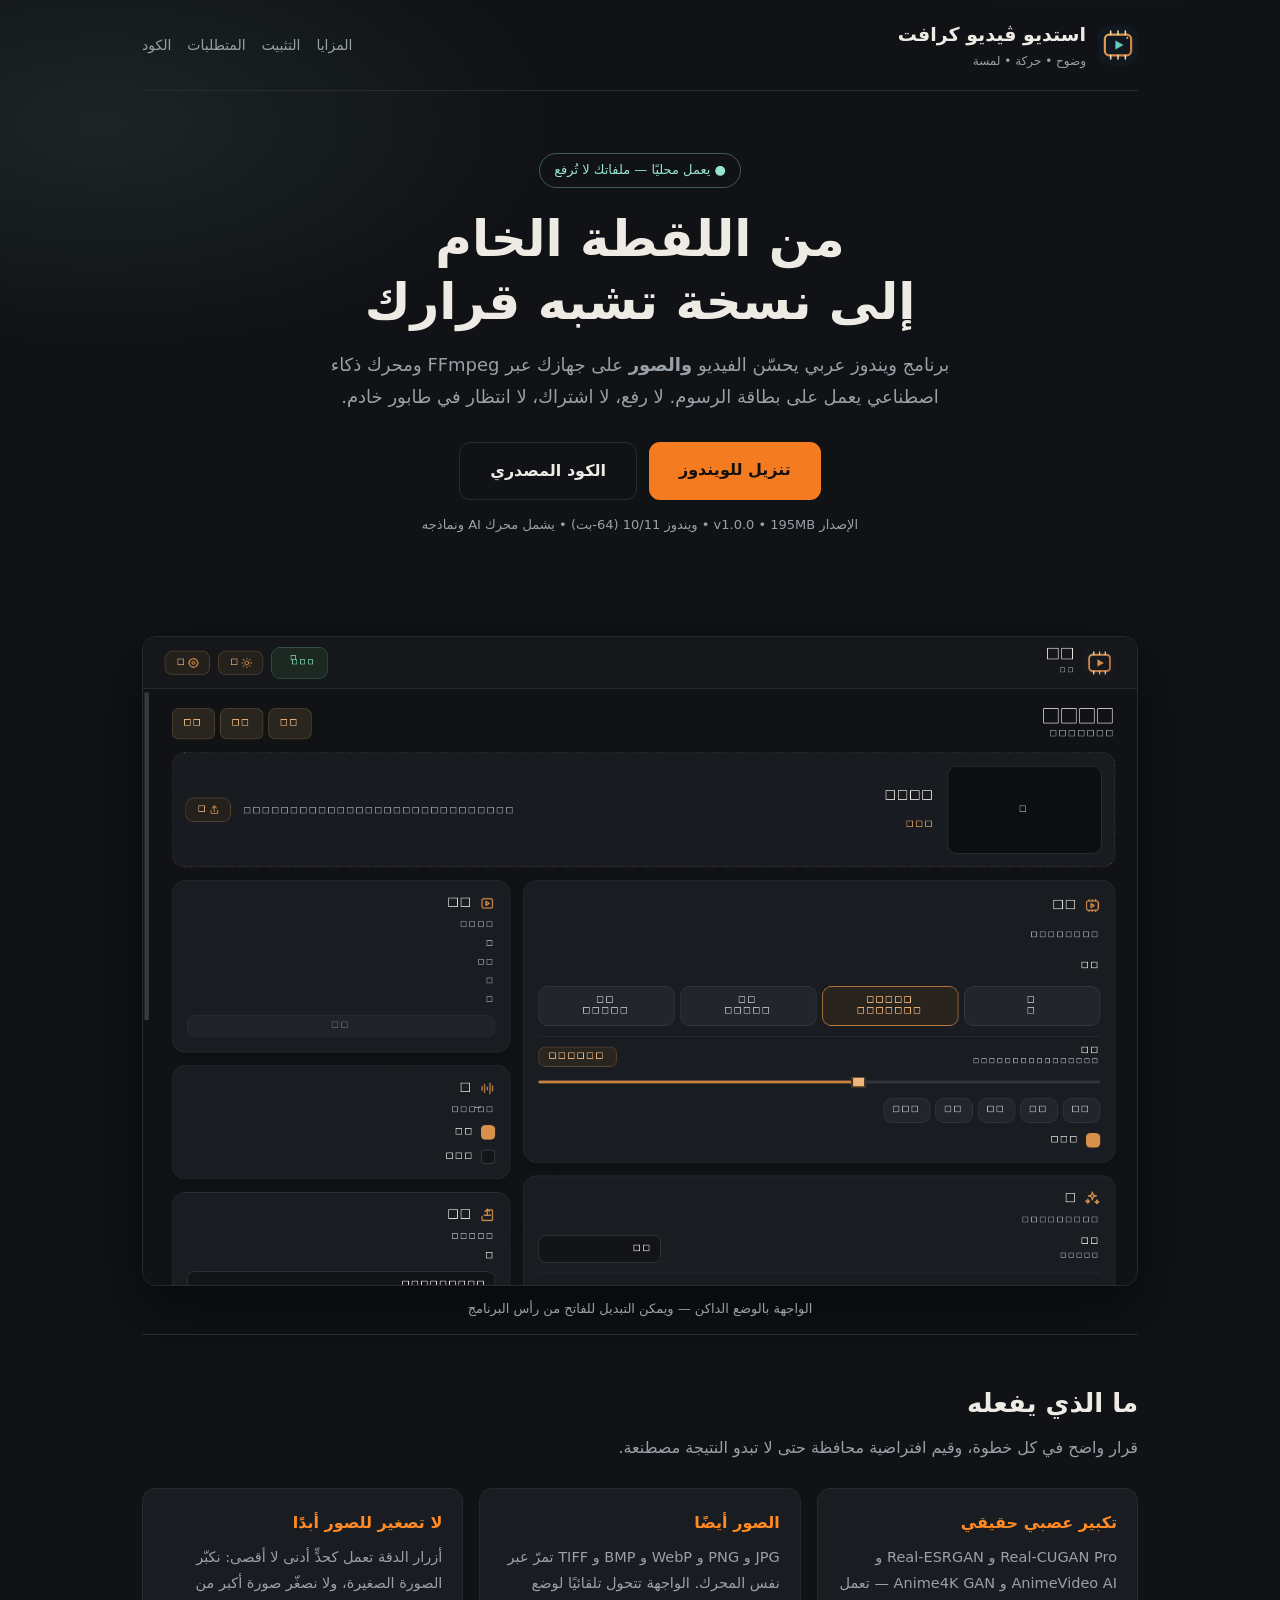
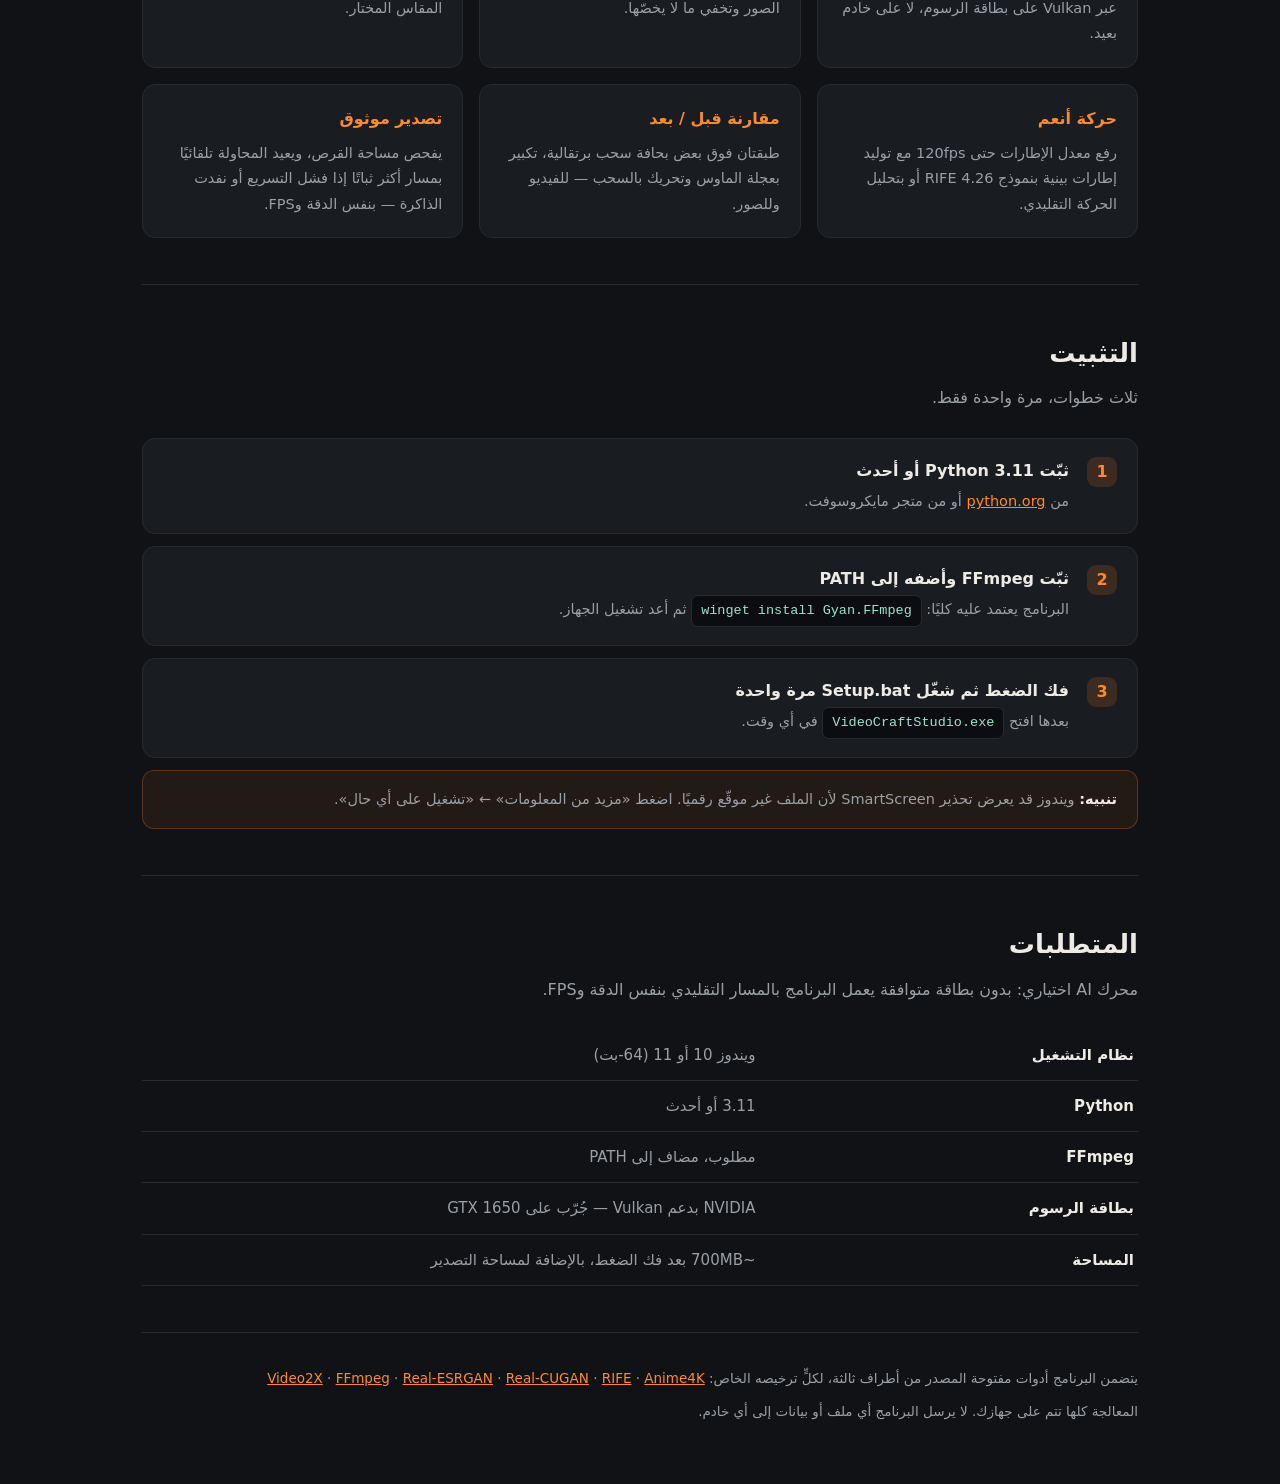
<file: docs/index.html>
<!DOCTYPE html>
<html lang="ar" dir="rtl">
<head>
<meta charset="utf-8">
<meta name="viewport" content="width=device-width, initial-scale=1">
<title>استديو ڤيديو كرافت — تحسين الفيديو والصور محليًا</title>
<meta name="description" content="برنامج ويندوز عربي لتحسين الفيديو والصور محليًا عبر FFmpeg ومحرك ذكاء اصطناعي يعمل على بطاقة الرسوم. ملفاتك لا تُرفع إلى الإنترنت.">
<link rel="icon" href="videocraft.svg">
<meta property="og:title" content="استديو ڤيديو كرافت">
<meta property="og:description" content="تحسين الفيديو والصور محليًا على جهازك — بلا رفع ملفات.">
<meta property="og:image" content="design_dark.png">
<style>
  :root {
    --bg: #101215;
    --card: #191C21;
    --line: #272A30;
    --text: #EEEAE4;
    --muted: #9AA0A8;
    --accent: #F47B20;
    --accent-soft: #FF8A24;
    --teal: #95E5D1;
  }
  * { box-sizing: border-box; }
  body {
    margin: 0;
    background: var(--bg);
    color: var(--text);
    font-family: "Segoe UI", Tahoma, system-ui, sans-serif;
    line-height: 1.75;
    background-image:
      radial-gradient(900px 420px at 85% -8%, rgba(244,123,32,.16), transparent 62%),
      radial-gradient(760px 380px at 8% 4%, rgba(149,229,209,.09), transparent 60%);
  }
  .wrap { max-width: 1040px; margin: 0 auto; padding: 0 22px; }
  a { color: var(--accent-soft); }

  header {
    display: flex; align-items: center; gap: 12px;
    padding: 18px 0; border-bottom: 1px solid var(--line);
  }
  header img { width: 40px; height: 40px; }
  .brand { font-size: 19px; font-weight: 700; }
  .brand small { display: block; font-size: 12px; color: var(--muted); font-weight: 400; }
  header nav { margin-inline-start: auto; display: flex; gap: 16px; font-size: 14px; }
  header nav a { color: var(--muted); text-decoration: none; }
  header nav a:hover { color: var(--text); }

  .hero { padding: 62px 0 40px; text-align: center; }
  .pill {
    display: inline-block; padding: 5px 14px; border-radius: 999px;
    border: 1px solid rgba(149,229,209,.35); color: var(--teal);
    font-size: 13px; margin-bottom: 20px;
  }
  h1 { font-size: clamp(30px, 5.2vw, 50px); line-height: 1.25; margin: 0 0 16px; }
  .lede { font-size: 18px; color: var(--muted); max-width: 640px; margin: 0 auto 30px; }

  .cta { display: flex; gap: 12px; justify-content: center; flex-wrap: wrap; }
  .btn {
    display: inline-block; padding: 14px 30px; border-radius: 11px;
    font-weight: 700; text-decoration: none; font-size: 16px;
  }
  .btn-main { background: var(--accent); color: #14100C; }
  .btn-main:hover { background: var(--accent-soft); }
  .btn-soft { background: transparent; color: var(--text); border: 1px solid var(--line); }
  .btn-soft:hover { border-color: var(--muted); }
  .meta { margin-top: 14px; font-size: 13px; color: var(--muted); }

  .shot { margin: 46px 0 10px; }
  .shot img {
    width: 100%; height: auto; display: block;
    border-radius: 14px; border: 1px solid var(--line);
    box-shadow: 0 26px 60px rgba(0,0,0,.5);
  }
  .shot p { text-align: center; font-size: 13px; color: var(--muted); margin-top: 12px; }

  section { padding: 46px 0; border-top: 1px solid var(--line); }
  h2 { font-size: 26px; margin: 0 0 8px; }
  .sub { color: var(--muted); margin: 0 0 26px; }

  .grid { display: grid; grid-template-columns: repeat(auto-fit, minmax(260px, 1fr)); gap: 16px; }
  .card { background: var(--card); border: 1px solid var(--line); border-radius: 13px; padding: 20px; }
  .card h3 { margin: 0 0 8px; font-size: 16px; color: var(--accent-soft); }
  .card p { margin: 0; color: var(--muted); font-size: 14.5px; }

  ol.steps { counter-reset: s; list-style: none; padding: 0; margin: 0; }
  ol.steps li {
    counter-increment: s; position: relative;
    background: var(--card); border: 1px solid var(--line); border-radius: 13px;
    padding: 18px 68px 18px 20px; margin-bottom: 12px;
  }
  ol.steps li::before {
    content: counter(s);
    position: absolute; inset-inline-start: 20px; top: 18px;
    width: 30px; height: 30px; border-radius: 9px;
    background: rgba(244,123,32,.16); color: var(--accent-soft);
    display: grid; place-items: center; font-weight: 700;
  }
  ol.steps b { display: block; margin-bottom: 2px; }
  ol.steps span { color: var(--muted); font-size: 14.5px; }

  code {
    background: #0B0D10; border: 1px solid var(--line); border-radius: 7px;
    padding: 3px 9px; font-family: Consolas, monospace; font-size: 13.5px;
    color: var(--teal); direction: ltr; display: inline-block;
  }
  .note {
    background: rgba(244,123,32,.08); border: 1px solid rgba(244,123,32,.28);
    border-radius: 12px; padding: 16px 20px; color: var(--muted); font-size: 14.5px;
  }
  .note b { color: var(--text); }

  table { width: 100%; border-collapse: collapse; font-size: 15px; }
  td { padding: 12px 4px; border-bottom: 1px solid var(--line); color: var(--muted); }
  td:first-child { color: var(--text); font-weight: 600; width: 38%; }

  footer { padding: 34px 0 50px; border-top: 1px solid var(--line); color: var(--muted); font-size: 13.5px; }
  footer p { margin: 0 0 10px; }
</style>
</head>
<body>

<div class="wrap">

<header>
  <img src="videocraft.svg" alt="">
  <div class="brand">استديو ڤيديو كرافت<small>وضوح • حركة • لمسة</small></div>
  <nav>
    <a href="#features">المزايا</a>
    <a href="#install">التثبيت</a>
    <a href="#requirements">المتطلبات</a>
    <a href="https://github.com/yazedalabas-svg/VideoCraftStudio">الكود</a>
  </nav>
</header>

<div class="hero">
  <span class="pill">● يعمل محليًا — ملفاتك لا تُرفع</span>
  <h1>من اللقطة الخام<br>إلى نسخة تشبه قرارك</h1>
  <p class="lede">
    برنامج ويندوز عربي يحسّن الفيديو <b>والصور</b> على جهازك عبر FFmpeg ومحرك ذكاء اصطناعي
    يعمل على بطاقة الرسوم. لا رفع، لا اشتراك، لا انتظار في طابور خادم.
  </p>
  <div class="cta">
    <a class="btn btn-main" href="https://github.com/yazedalabas-svg/VideoCraftStudio/releases/download/v1.0.0/VideoCraftStudio-v1.0.0-windows.zip">تنزيل للويندوز</a>
    <a class="btn btn-soft" href="https://github.com/yazedalabas-svg/VideoCraftStudio">الكود المصدري</a>
  </div>
  <p class="meta">الإصدار v1.0.0 • 195MB • ويندوز 10/11 (64‑بت) • يشمل محرك AI ونماذجه</p>
</div>

<div class="shot">
  <img src="design_dark.png" alt="واجهة استديو ڤيديو كرافت بالوضع الداكن">
  <p>الواجهة بالوضع الداكن — ويمكن التبديل للفاتح من رأس البرنامج</p>
</div>

<section id="features">
  <h2>ما الذي يفعله</h2>
  <p class="sub">قرار واضح في كل خطوة، وقيم افتراضية محافظة حتى لا تبدو النتيجة مصطنعة.</p>
  <div class="grid">
    <div class="card">
      <h3>تكبير عصبي حقيقي</h3>
      <p>Real‑CUGAN Pro و Real‑ESRGAN و AnimeVideo AI و Anime4K GAN — تعمل عبر Vulkan على بطاقة الرسوم، لا على خادم بعيد.</p>
    </div>
    <div class="card">
      <h3>الصور أيضًا</h3>
      <p>JPG و PNG و WebP و BMP و TIFF تمرّ عبر نفس المحرك. الواجهة تتحول تلقائيًا لوضع الصور وتخفي ما لا يخصّها.</p>
    </div>
    <div class="card">
      <h3>لا تصغير للصور أبدًا</h3>
      <p>أزرار الدقة تعمل كحدٍّ أدنى لا أقصى: نكبّر الصورة الصغيرة، ولا نصغّر صورة أكبر من المقاس المختار.</p>
    </div>
    <div class="card">
      <h3>حركة أنعم</h3>
      <p>رفع معدل الإطارات حتى 120fps مع توليد إطارات بينية بنموذج RIFE 4.26 أو بتحليل الحركة التقليدي.</p>
    </div>
    <div class="card">
      <h3>مقارنة قبل / بعد</h3>
      <p>طبقتان فوق بعض بحافة سحب برتقالية، تكبير بعجلة الماوس وتحريك بالسحب — للفيديو وللصور.</p>
    </div>
    <div class="card">
      <h3>تصدير موثوق</h3>
      <p>يفحص مساحة القرص، ويعيد المحاولة تلقائيًا بمسار أكثر ثباتًا إذا فشل التسريع أو نفدت الذاكرة — بنفس الدقة وFPS.</p>
    </div>
  </div>
</section>

<section id="install">
  <h2>التثبيت</h2>
  <p class="sub">ثلاث خطوات، مرة واحدة فقط.</p>
  <ol class="steps">
    <li>
      <b>ثبّت Python 3.11 أو أحدث</b>
      <span>من <a href="https://www.python.org/downloads/">python.org</a> أو من متجر مايكروسوفت.</span>
    </li>
    <li>
      <b>ثبّت FFmpeg وأضفه إلى PATH</b>
      <span>البرنامج يعتمد عليه كليًا: <code>winget install Gyan.FFmpeg</code> ثم أعد تشغيل الجهاز.</span>
    </li>
    <li>
      <b>فك الضغط ثم شغّل Setup.bat مرة واحدة</b>
      <span>بعدها افتح <code>VideoCraftStudio.exe</code> في أي وقت.</span>
    </li>
  </ol>
  <div class="note">
    <b>تنبيه:</b> ويندوز قد يعرض تحذير SmartScreen لأن الملف غير موقّع رقميًا.
    اضغط «مزيد من المعلومات» ← «تشغيل على أي حال».
  </div>
</section>

<section id="requirements">
  <h2>المتطلبات</h2>
  <p class="sub">محرك AI اختياري: بدون بطاقة متوافقة يعمل البرنامج بالمسار التقليدي بنفس الدقة وFPS.</p>
  <table>
    <tr><td>نظام التشغيل</td><td>ويندوز 10 أو 11 (64‑بت)</td></tr>
    <tr><td>Python</td><td>3.11 أو أحدث</td></tr>
    <tr><td>FFmpeg</td><td>مطلوب، مضاف إلى PATH</td></tr>
    <tr><td>بطاقة الرسوم</td><td>NVIDIA بدعم Vulkan — جُرّب على GTX 1650</td></tr>
    <tr><td>المساحة</td><td>~700MB بعد فك الضغط، بالإضافة لمساحة التصدير</td></tr>
  </table>
</section>

<footer>
  <p>
    يتضمن البرنامج أدوات مفتوحة المصدر من أطراف ثالثة، لكلٍّ ترخيصه الخاص:
    <a href="https://github.com/k4yt3x/video2x">Video2X</a> ·
    <a href="https://ffmpeg.org">FFmpeg</a> ·
    <a href="https://github.com/xinntao/Real-ESRGAN">Real‑ESRGAN</a> ·
    <a href="https://github.com/bilibili/ailab">Real‑CUGAN</a> ·
    <a href="https://github.com/hzwer/Practical-RIFE">RIFE</a> ·
    <a href="https://github.com/bloc97/Anime4K">Anime4K</a>
  </p>
  <p>المعالجة كلها تتم على جهازك. لا يرسل البرنامج أي ملف أو بيانات إلى أي خادم.</p>
</footer>

</div>
</body>
</html>
</file>
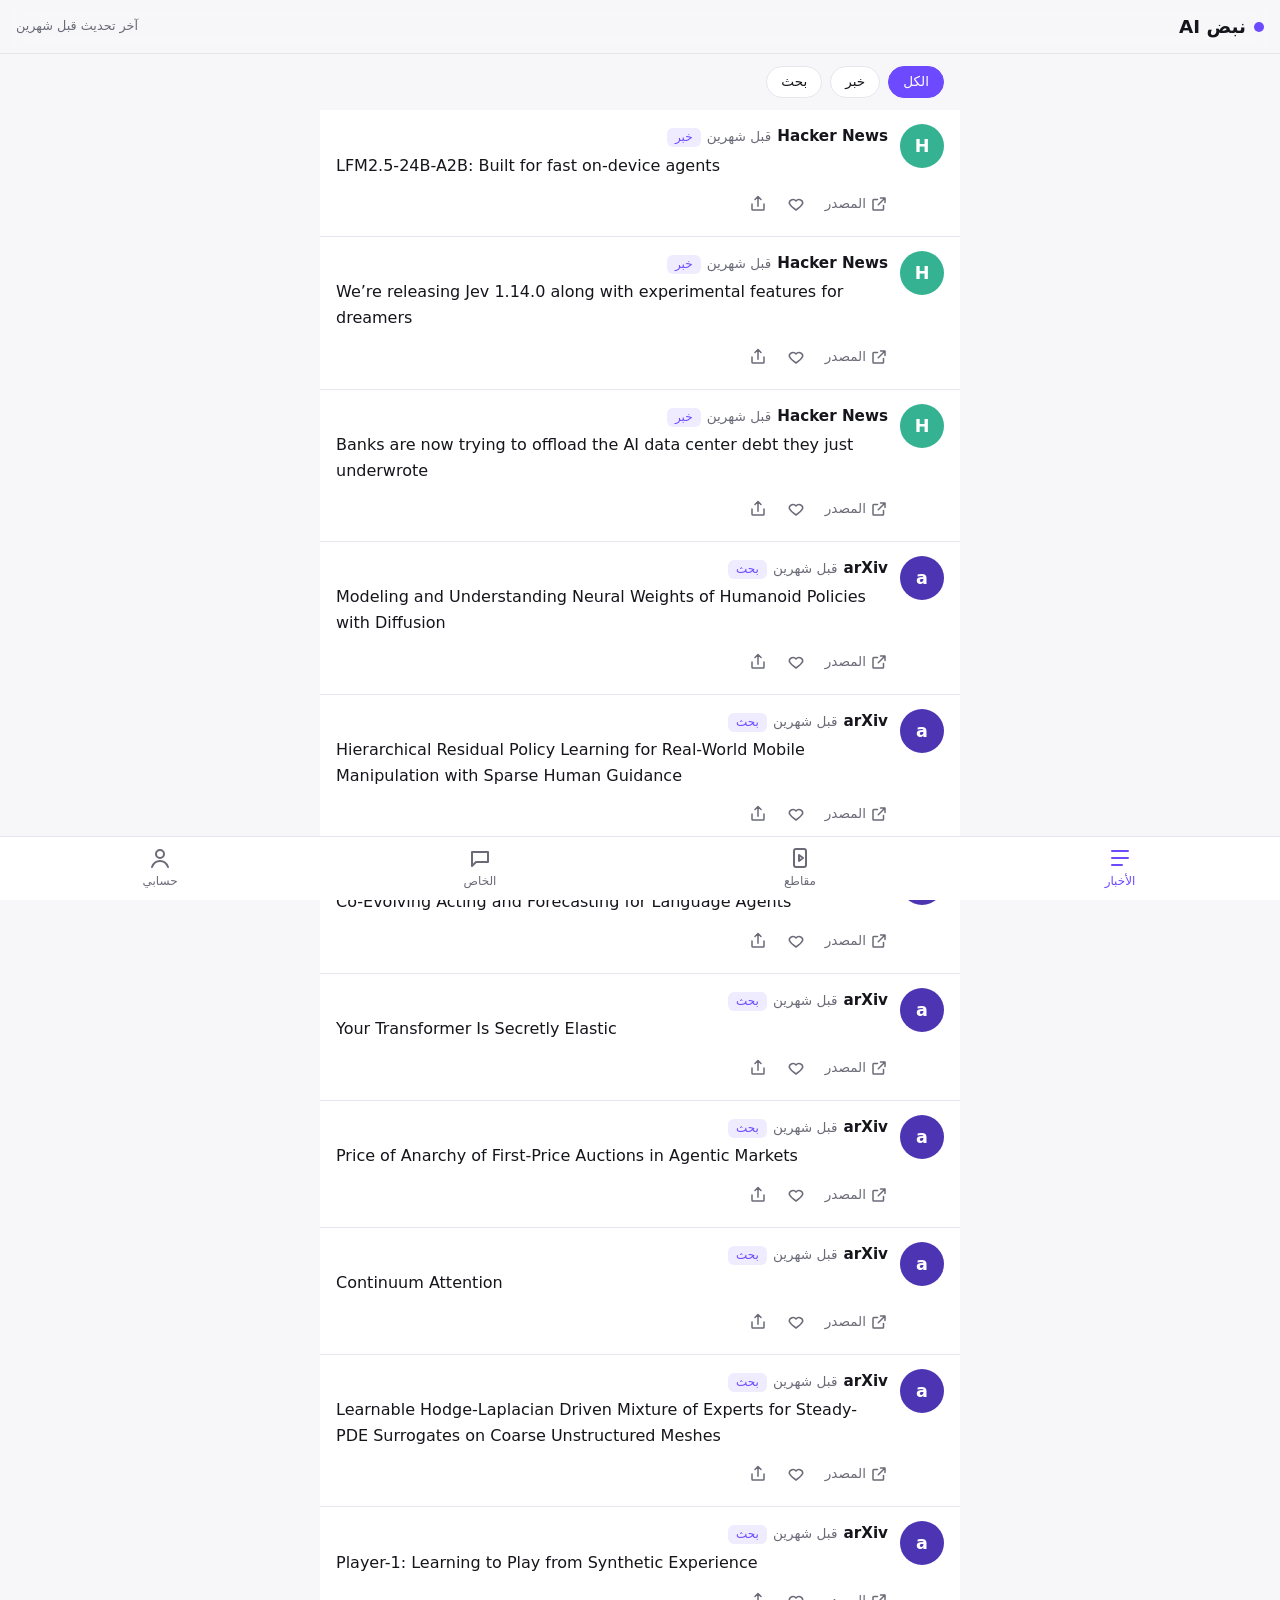
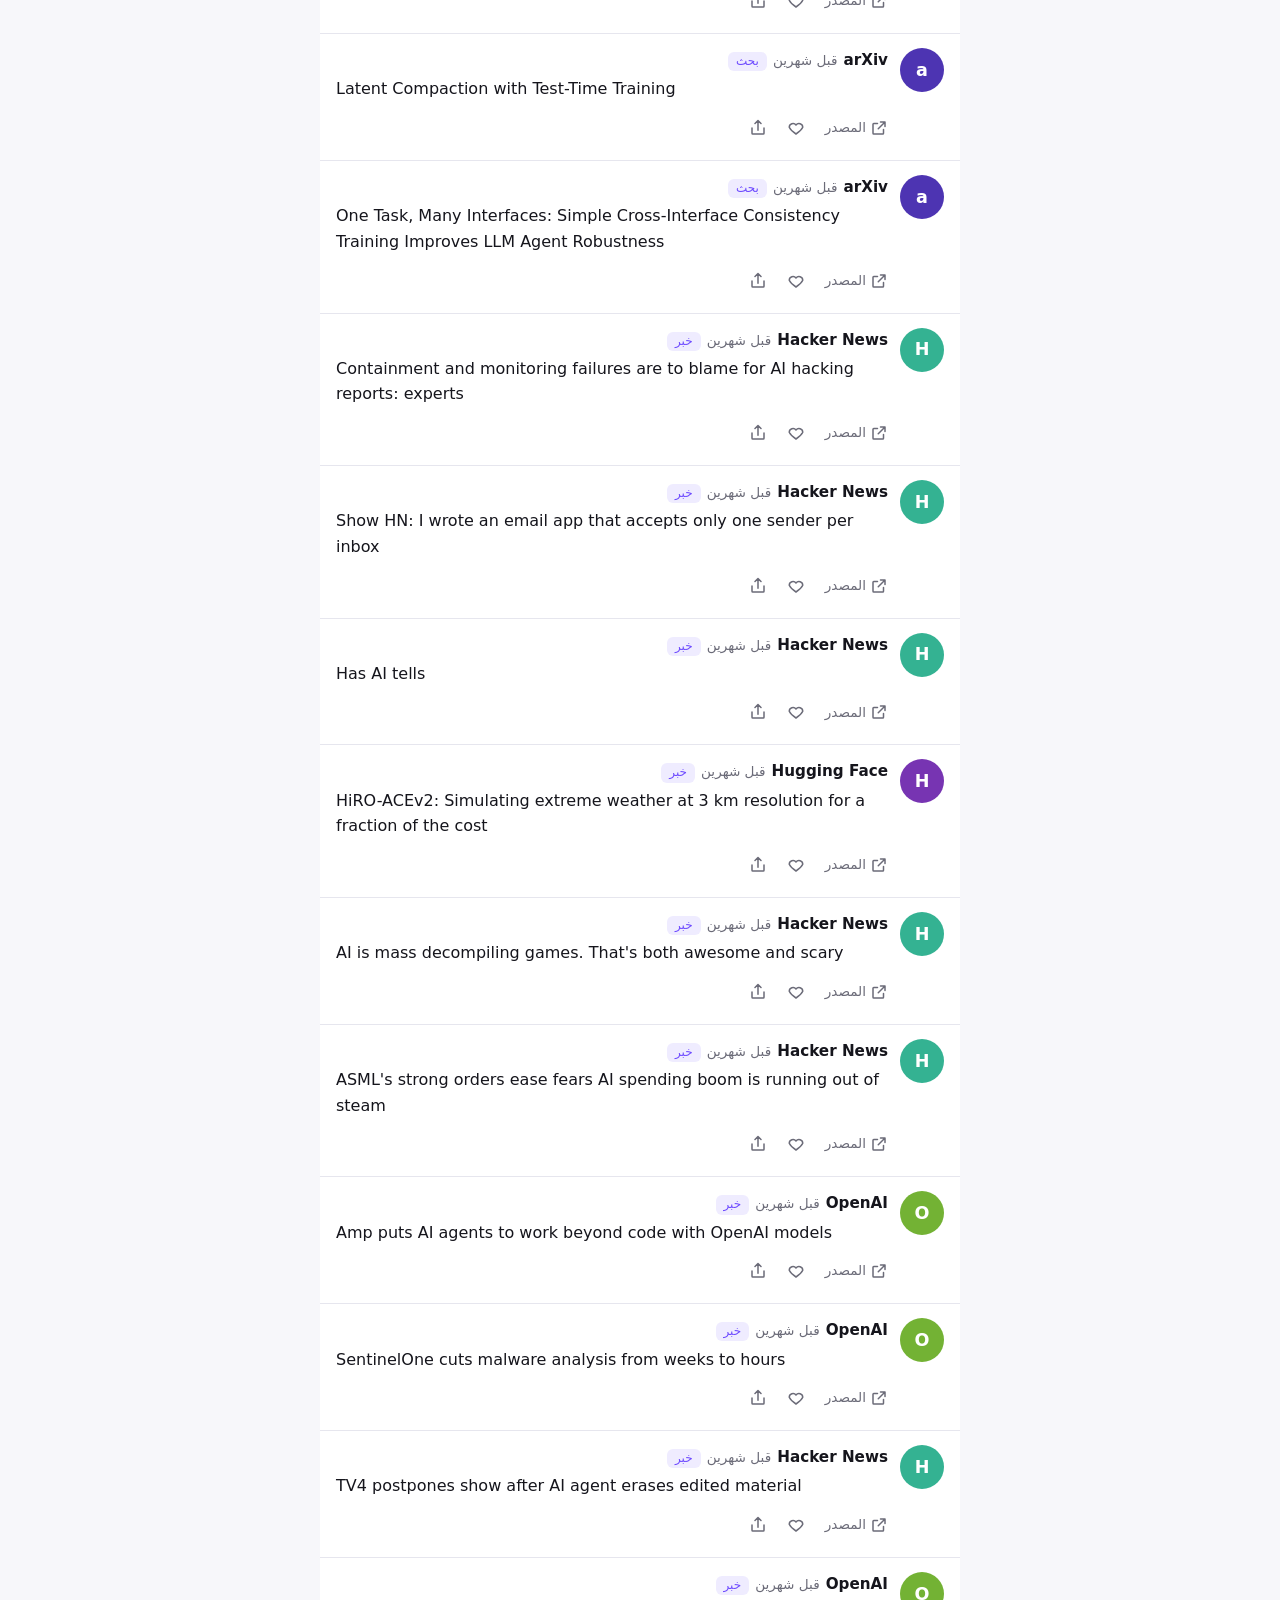
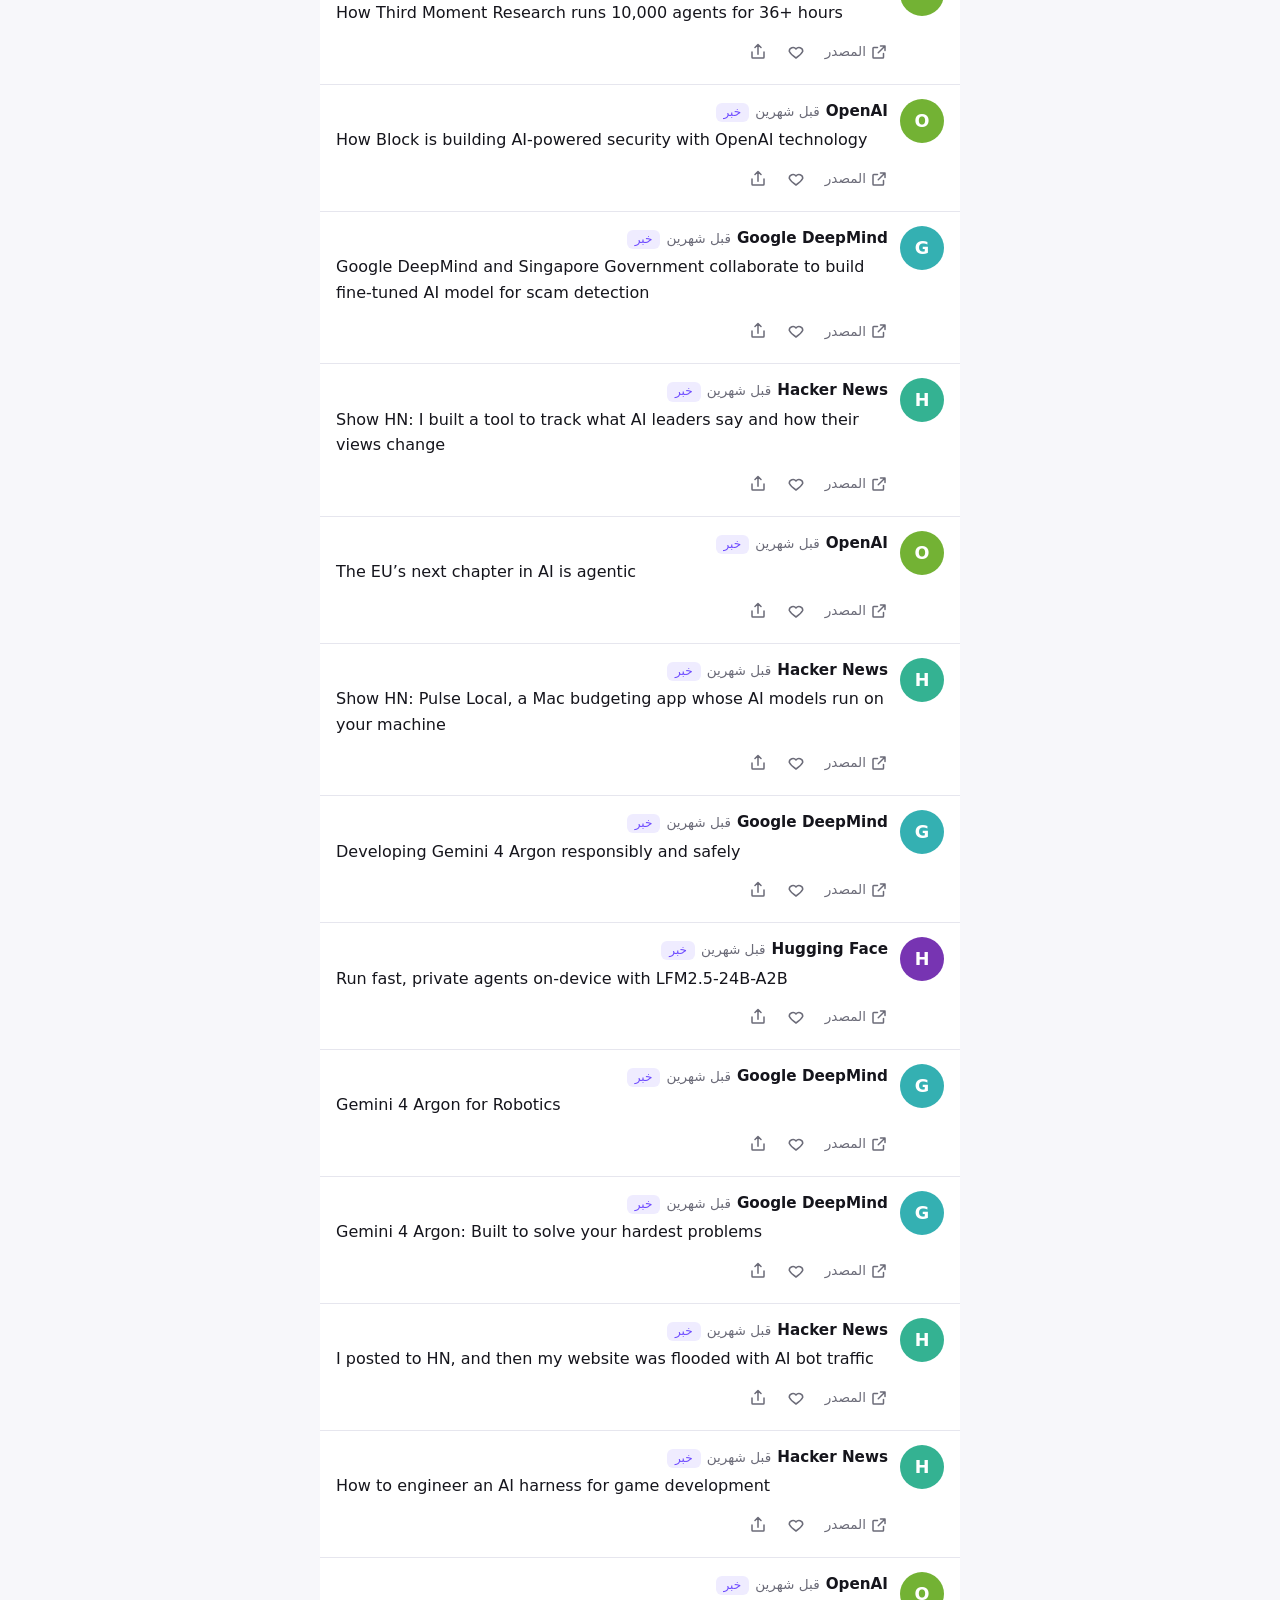
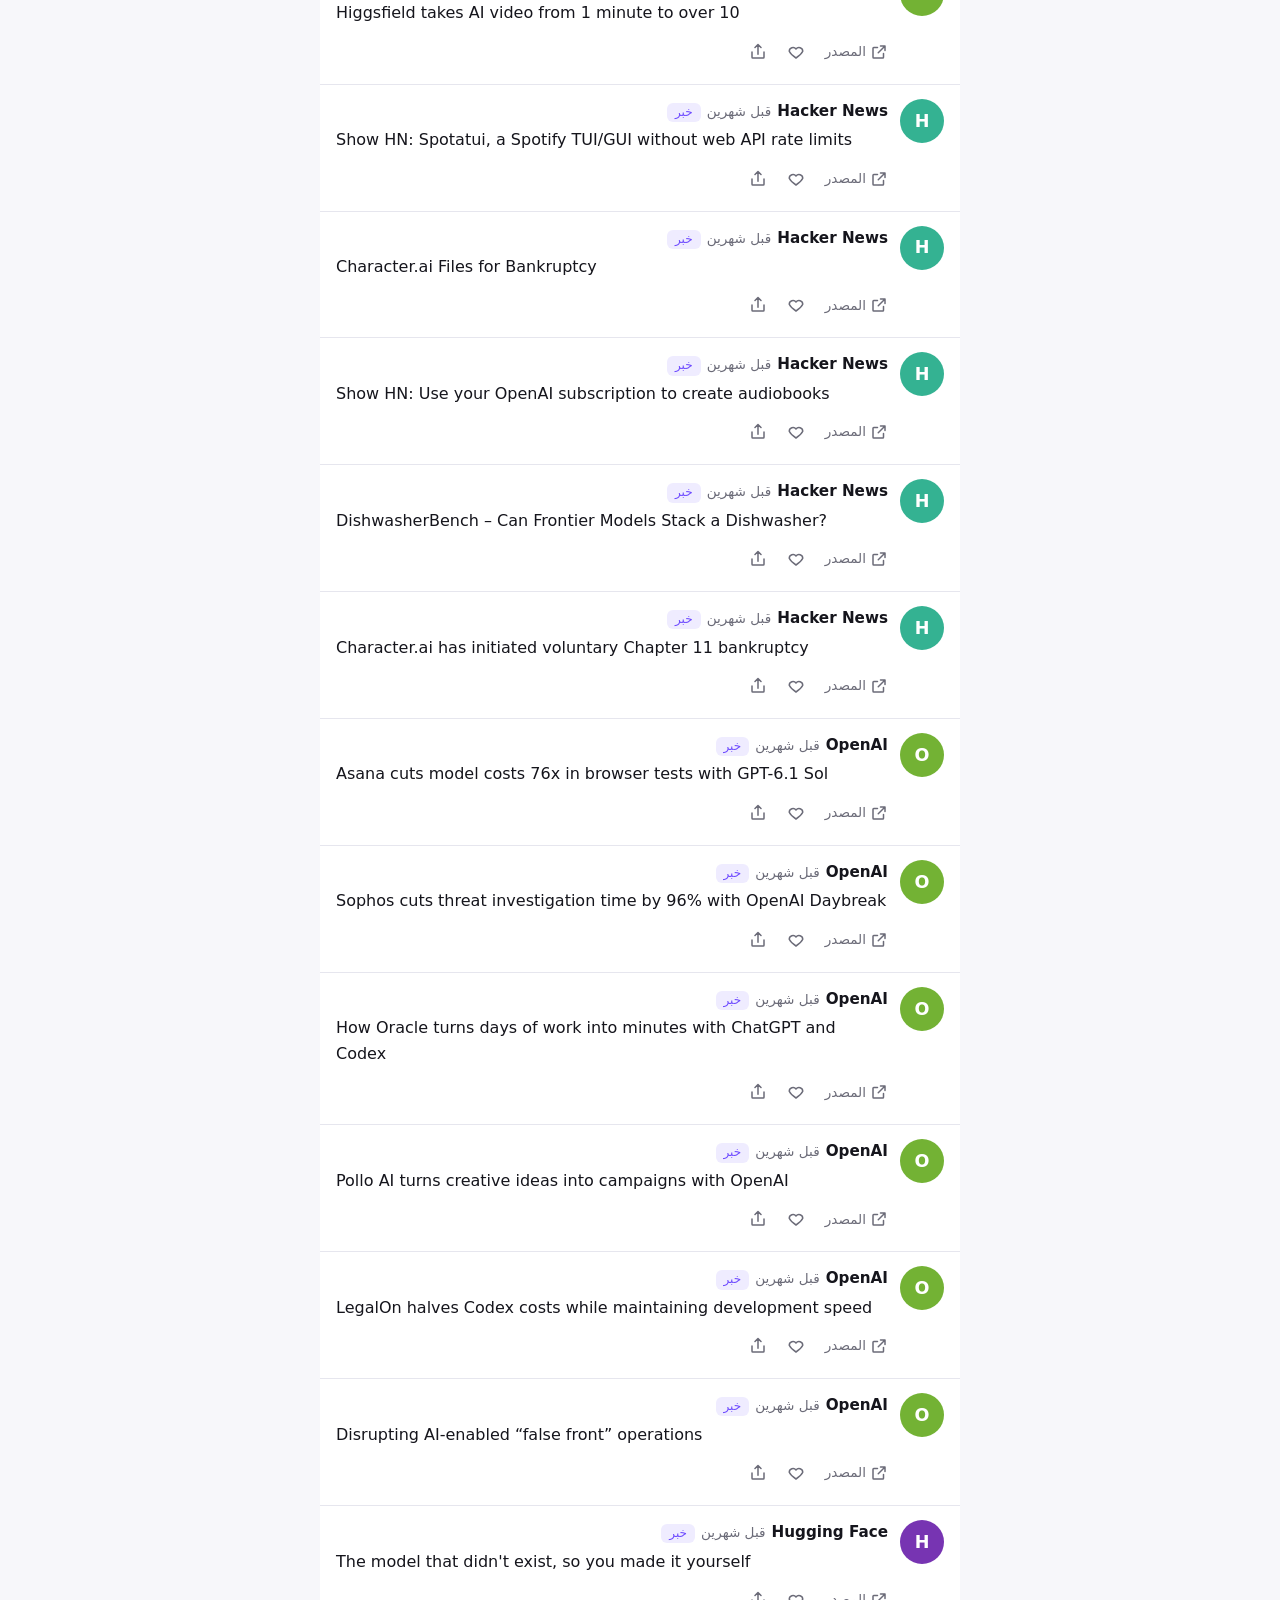
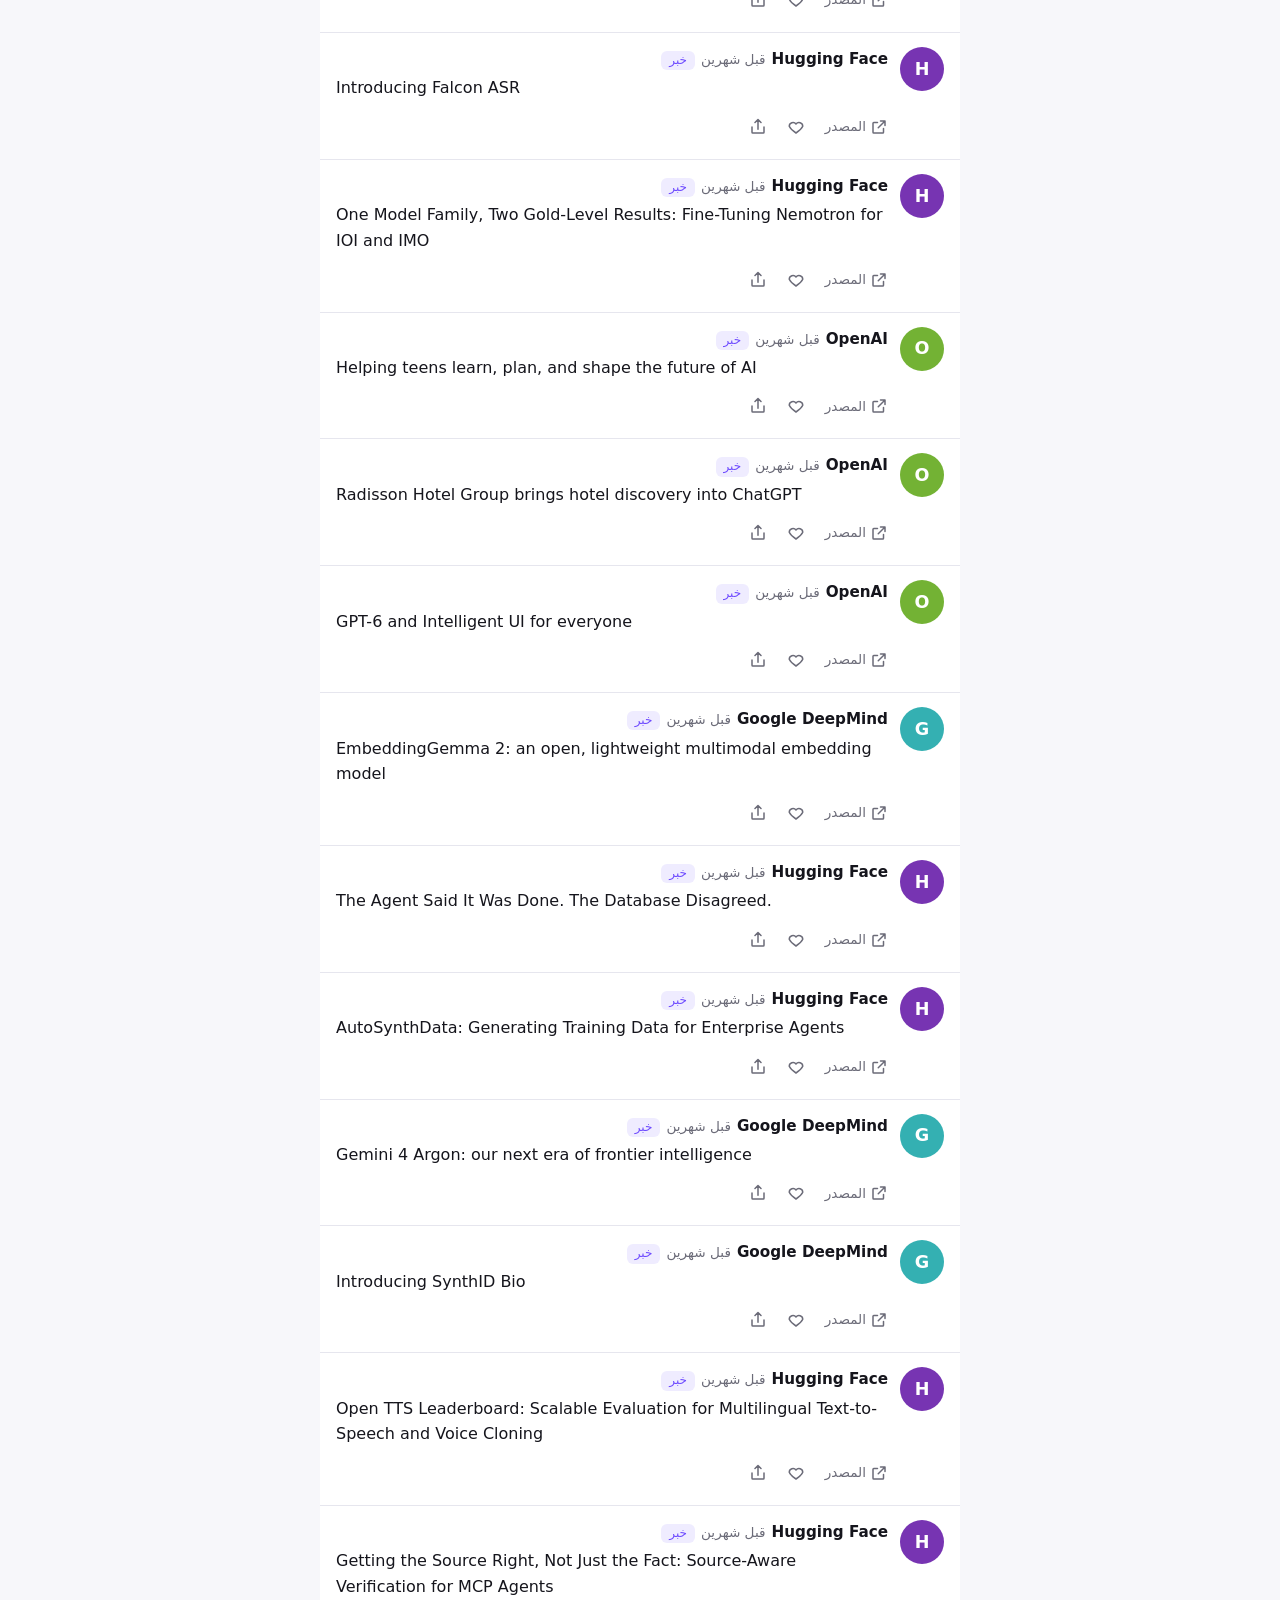
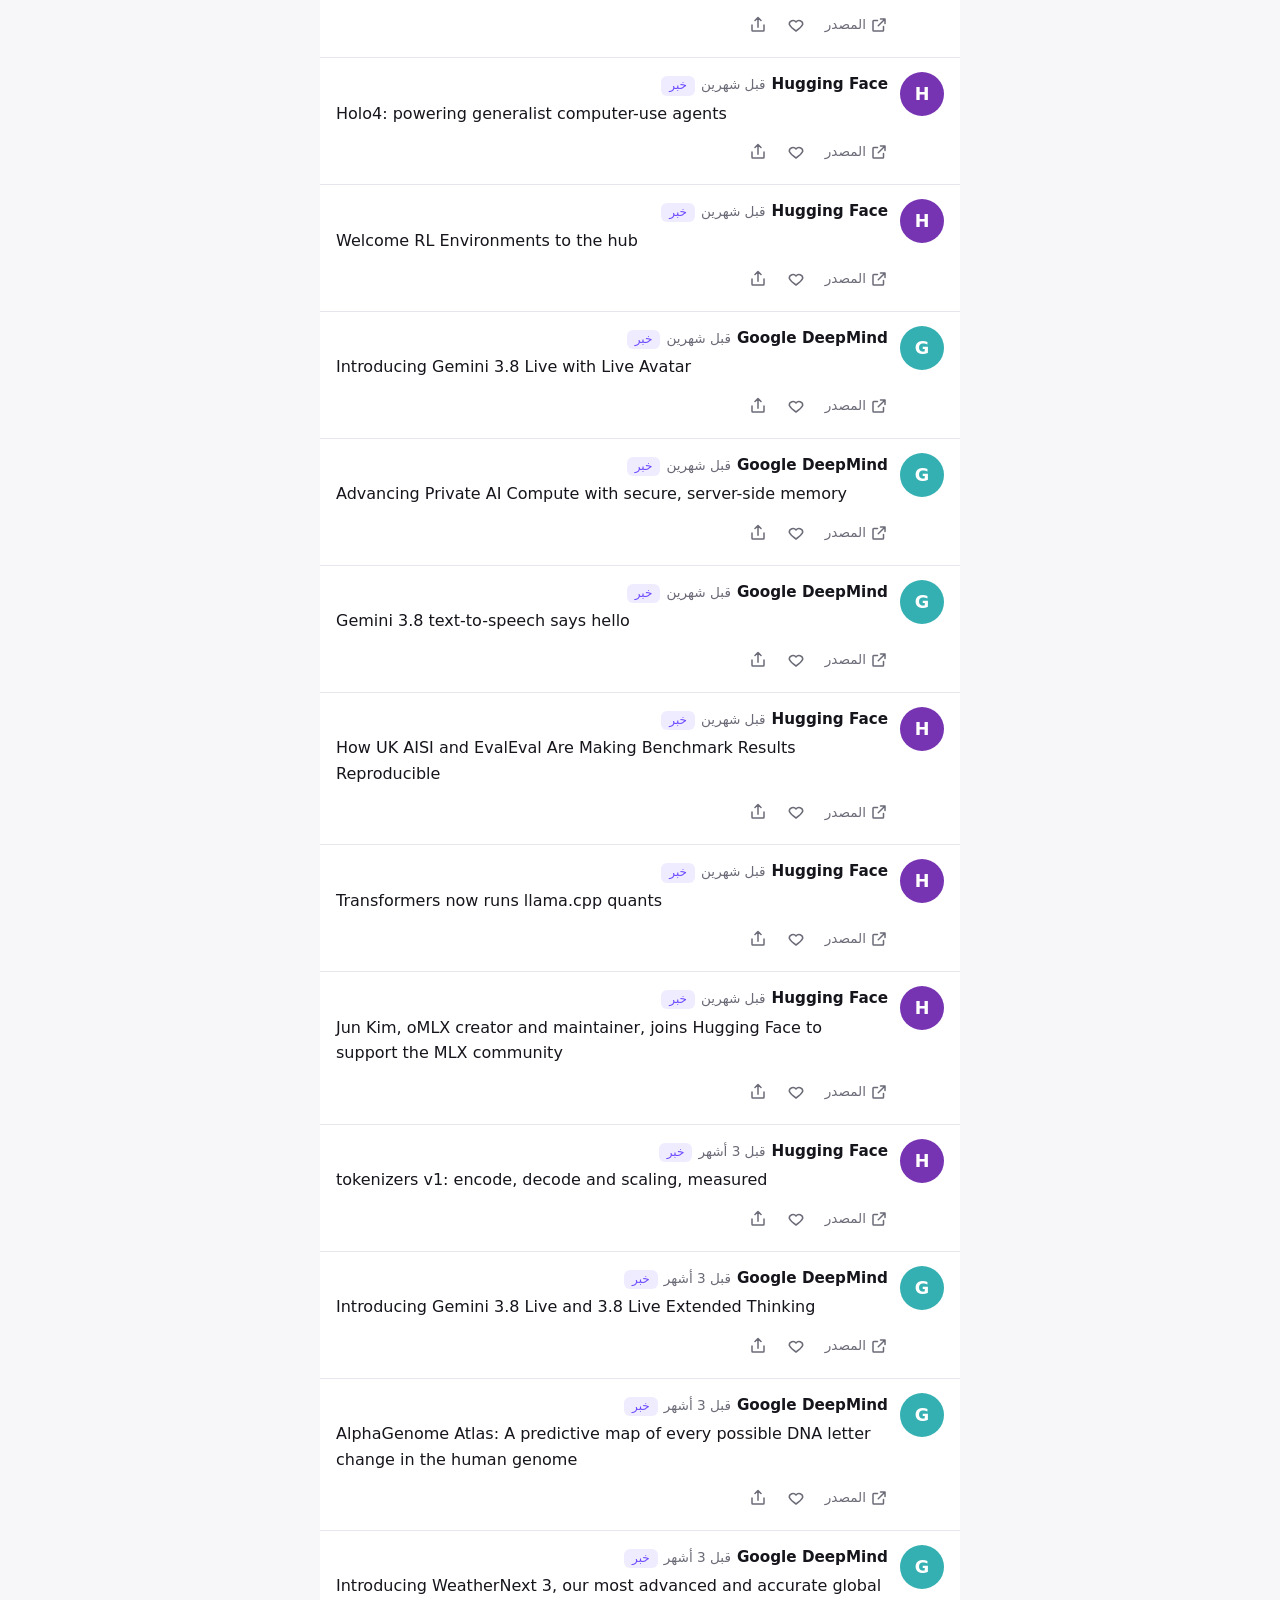
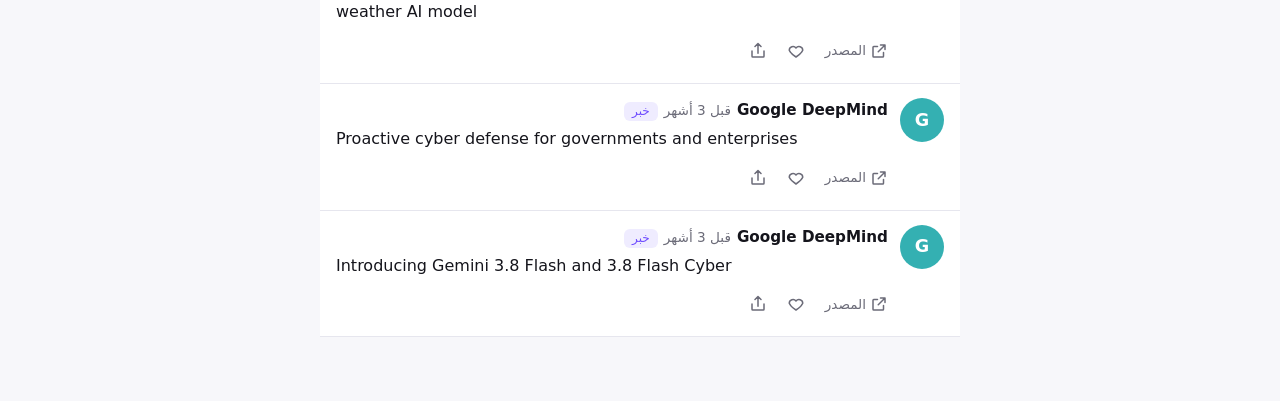
<file: ai_pulse/web/index.html>
<!doctype html>
<html lang="ar" dir="rtl">
<head>
<meta charset="utf-8">
<meta name="viewport" content="width=device-width, initial-scale=1, viewport-fit=cover">
<title>نبض AI</title>
<meta name="description" content="أخبار ومقاطع الذكاء الاصطناعي، تتحدث تلقائياً كل ساعة.">
<link rel="icon" href="data:image/svg+xml,<svg xmlns='http://www.w3.org/2000/svg' viewBox='0 0 16 16'><circle cx='8' cy='8' r='6' fill='%236d4aff'/></svg>">
<link rel="stylesheet" href="style.css">
</head>
<body>
<header class="top">
  <h1 class="brand"><span class="dot" aria-hidden="true"></span>نبض AI</h1>
  <span class="updated" id="updated" aria-live="polite"></span>
</header>

<button class="fresh" id="fresh" hidden>منشورات جديدة ↑</button>

<main>
  <!-- الأخبار: بطاقات مثل التغريدات -->
  <section id="view-news" class="view" aria-label="الأخبار">
    <nav class="chips" id="chips" aria-label="التصنيفات"></nav>
    <div id="news" class="list" aria-busy="true">
      <p class="state">جاري التحميل…</p>
    </div>
  </section>

  <!-- المقاطع: تمرير عمودي -->
  <section id="view-clips" class="view clips" aria-label="المقاطع" hidden></section>

  <!-- قريباً -->
  <section id="view-soon" class="view" hidden>
    <p class="state">الحسابات والرسائل الخاصة في المرحلة الجاية.</p>
  </section>
</main>

<nav class="bottom" aria-label="التنقل">
  <button data-view="news" aria-current="page"><svg viewBox="0 0 24 24" aria-hidden="true"><path d="M4 5h16M4 12h16M4 19h10"/></svg>الأخبار</button>
  <button data-view="clips"><svg viewBox="0 0 24 24" aria-hidden="true"><rect x="6" y="3" width="12" height="18" rx="2"/><path d="M11 9l4 3-4 3z"/></svg>مقاطع</button>
  <button data-view="soon"><svg viewBox="0 0 24 24" aria-hidden="true"><path d="M4 6h16v10H8l-4 4z"/></svg>الخاص</button>
  <button data-view="soon"><svg viewBox="0 0 24 24" aria-hidden="true"><circle cx="12" cy="8" r="4"/><path d="M4 21c1.5-4 4.5-6 8-6s6.5 2 8 6"/></svg>حسابي</button>
</nav>

<script src="app.js"></script>
</body>
</html>
</file>
<file: ai_pulse/web/style.css>
/* ---------- tokens ---------- */
:root {
  --bg: #f7f7fa;
  --card: #ffffff;
  --ink: #15151c;
  --muted: #6b6b78;
  --line: #e6e6ee;
  --accent: #6d4aff;
  --accent-ink: #ffffff;
  --chip: #efecff;
  --radius: 14px;
  --nav-h: 64px;
  color-scheme: light;
}
@media (prefers-color-scheme: dark) {
  :root:not([data-theme="light"]) {
    --bg: #0d0d12; --card: #16161e; --ink: #f2f2f7; --muted: #9a9aa8;
    --line: #262631; --chip: #241f3d; color-scheme: dark;
  }
}
:root[data-theme="dark"] {
  --bg: #0d0d12; --card: #16161e; --ink: #f2f2f7; --muted: #9a9aa8;
  --line: #262631; --chip: #241f3d; color-scheme: dark;
}

/* ---------- base ---------- */
* { box-sizing: border-box; margin: 0; padding: 0; }
body {
  background: var(--bg); color: var(--ink);
  font-family: system-ui, "Segoe UI", Tahoma, sans-serif; line-height: 1.6;
  padding-bottom: calc(var(--nav-h) + env(safe-area-inset-bottom));
}
button { font: inherit; color: inherit; cursor: pointer; }
:focus-visible { outline: 2px solid var(--accent); outline-offset: 2px; }

/* ---------- header ---------- */
.top {
  position: sticky; top: 0; z-index: 5; display: flex; align-items: center; justify-content: space-between;
  padding: 12px 16px; background: color-mix(in srgb, var(--bg) 88%, transparent);
  backdrop-filter: blur(10px); border-bottom: 1px solid var(--line);
}
.brand { font-size: 1.15rem; display: flex; align-items: center; gap: 8px; }
.dot { width: 10px; height: 10px; border-radius: 50%; background: var(--accent); animation: pulse 2s ease-in-out infinite; }
@keyframes pulse { 50% { transform: scale(1.5); opacity: .5; } }
.updated { color: var(--muted); font-size: .8rem; }

.fresh {
  position: fixed; top: 64px; left: 50%; translate: -50% 0; z-index: 6;
  background: var(--accent); color: var(--accent-ink); border: 0; border-radius: 999px; padding: 6px 16px;
  box-shadow: 0 6px 20px rgb(0 0 0 / .2);
}

/* ---------- news ---------- */
.view { max-width: 640px; margin: 0 auto; }
.chips { display: flex; gap: 8px; overflow-x: auto; padding: 12px 16px; scrollbar-width: none; }
.chips button {
  flex: none; border: 1px solid var(--line); background: var(--card); border-radius: 999px; padding: 4px 14px; font-size: .85rem;
}
.chips button[aria-pressed="true"] { background: var(--accent); color: var(--accent-ink); border-color: var(--accent); }

.list { display: flex; flex-direction: column; }
.post {
  display: grid; grid-template-columns: 44px 1fr; gap: 12px; padding: 14px 16px;
  border-bottom: 1px solid var(--line); background: var(--card);
}
.avatar {
  width: 44px; height: 44px; border-radius: 50%; display: grid; place-items: center;
  color: #fff; font-weight: 700; font-size: 1.1rem;
}
.meta { display: flex; flex-wrap: wrap; gap: 6px; align-items: baseline; font-size: .85rem; color: var(--muted); }
.meta strong { color: var(--ink); font-size: .95rem; }
.text { margin: 4px 0 8px; white-space: pre-line; overflow-wrap: anywhere; }
.tag { background: var(--chip); color: var(--accent); border-radius: 6px; padding: 0 8px; font-size: .75rem; }
.actions { display: flex; gap: 4px; margin-inline-start: -8px; }
.actions a, .actions button {
  display: inline-flex; align-items: center; gap: 4px; padding: 6px 8px; border-radius: 8px;
  background: none; border: 0; color: var(--muted); text-decoration: none; font-size: .85rem; min-height: 36px;
}
.actions a:hover, .actions button:hover { background: var(--chip); color: var(--accent); }
.actions .liked { color: #e5395b; }
.actions svg { width: 18px; height: 18px; }
.state { padding: 40px 16px; text-align: center; color: var(--muted); }

/* ---------- clips ---------- */
.clips {
  max-width: none; height: calc(100dvh - var(--nav-h) - 53px); overflow-y: auto;
  scroll-snap-type: y mandatory; background: #000;
}
.clip {
  position: relative; height: 100%; scroll-snap-align: start; display: grid; place-items: center;
}
.clip .frame { width: min(100%, calc((100dvh - 120px) * 9 / 16)); aspect-ratio: 9 / 16; max-height: 100%; background: #111; }
.clip iframe { width: 100%; height: 100%; border: 0; }
.clip .caption {
  position: absolute; inset-inline: 0; bottom: 0; padding: 40px 16px 16px; color: #fff;
  background: linear-gradient(transparent, rgb(0 0 0 / .75)); pointer-events: none;
}
.clip .caption strong { display: block; font-size: .9rem; opacity: .85; }
.clips .state { color: #aaa; height: 100%; display: grid; place-items: center; }

/* ---------- bottom nav ---------- */
.bottom {
  position: fixed; inset-inline: 0; bottom: 0; z-index: 5; height: calc(var(--nav-h) + env(safe-area-inset-bottom));
  padding-bottom: env(safe-area-inset-bottom); display: grid; grid-template-columns: repeat(4, 1fr);
  background: var(--card); border-top: 1px solid var(--line);
}
.bottom button { background: none; border: 0; display: grid; place-items: center; align-content: center; gap: 2px; font-size: .75rem; color: var(--muted); }
.bottom button[aria-current="page"] { color: var(--accent); }
.bottom svg, .actions svg { fill: none; stroke: currentColor; stroke-width: 2; stroke-linecap: round; stroke-linejoin: round; }
.bottom svg { width: 24px; height: 24px; }

@media (prefers-reduced-motion: reduce) {
  .dot { animation: none; }
  .clips { scroll-behavior: auto; }
}
</file>
